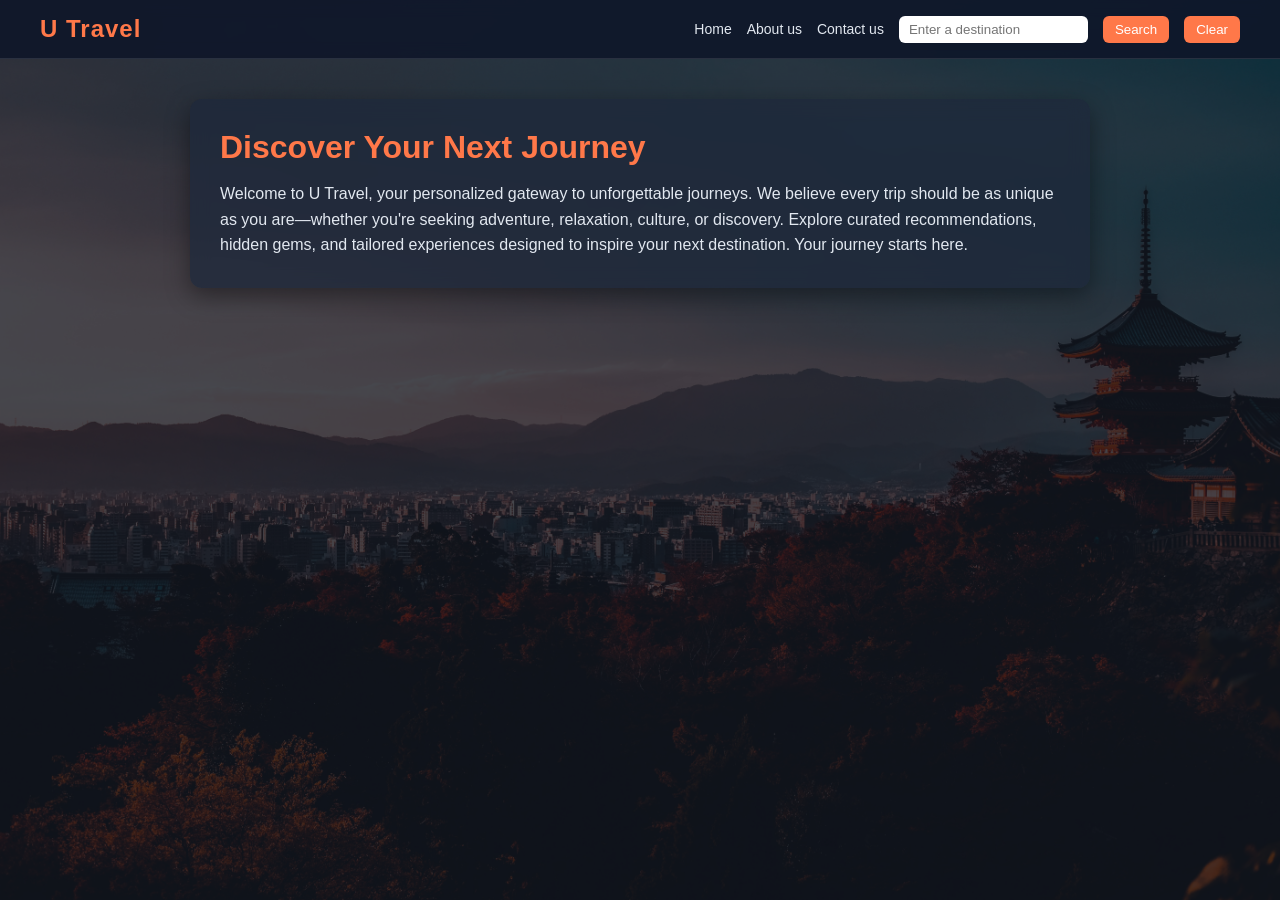
<file: public/index.html>
<!DOCTYPE html>
<html lang='es'>
<head>
    <meta charset='UTF-8'>
    <title>Home</title>
    <link rel='stylesheet' href='./style.css'>
</head>

<body>
    
    <nav>
        <h1>U Travel</h1>
        <ul>
            <li><a href='./index.html' id='home'>Home</a></li>
            <li><a href='./about_us.html' id='about'>About us</a></li>
            <li><a href='./contact_us.html' id='contact'>Contact us</a></li>
            <li><input type='text' id='destinationInput' placeholder='Enter a destination'></li>
            <li><button id='searchButton'>Search</button></li>
            <li><button id='resetButton'>Clear</button></li>
        </ul>
    </nav>

    <div class='container' id='introduction'>
        <h1>Discover Your Next Journey</h1>
        <p>Welcome to U Travel, your personalized gateway to unforgettable journeys. We believe every trip should be as unique as you are—whether you're seeking adventure, relaxation, culture, or discovery. Explore curated recommendations, hidden gems, and tailored experiences designed to inspire your next destination. Your journey starts here.</p>
    </div>

    <div class='container' id='results' hidden>
        <h1>Search Results</h1>
        <div id='searchResults'></div>
    </div>

    <script src='../src/travel_recommendation.js'></script>

</body>
</html>
</file>
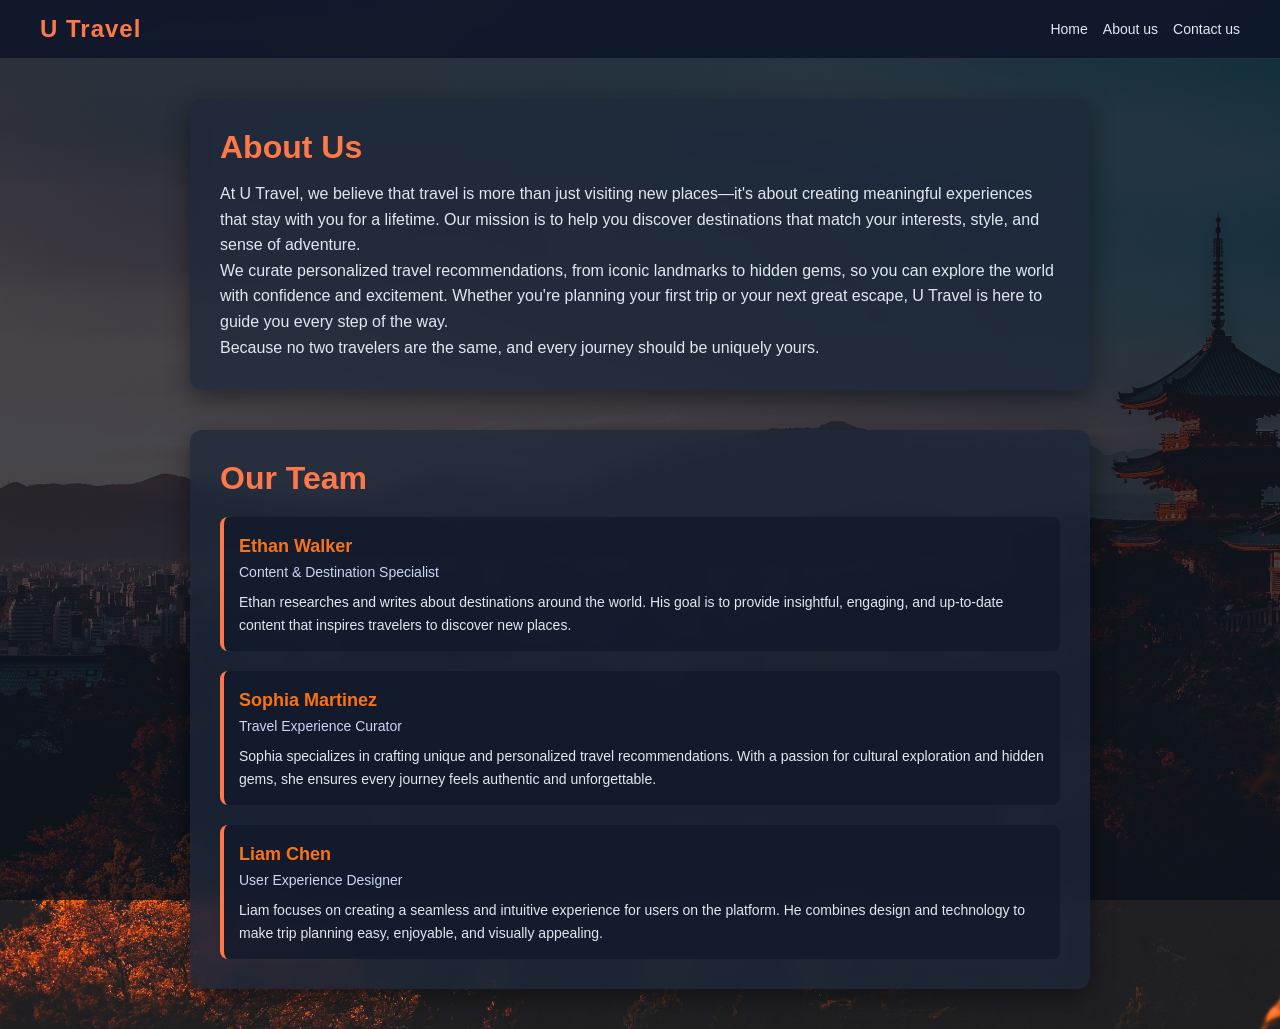
<file: about_us.html>
<!DOCTYPE html>
<html lang='es'>
<head>
    <meta charset='UTF-8'>
    <title>About Us</title>
    <link rel='stylesheet' href='./style.css'>
</head>

<body>
    
    <nav>
        <h1>U Travel</h1>
        <ul>
            <li><a href='./travel_recommendation.html' id='home'>Home</a></li>
            <li><a href='./about_us.html' id='about'>About us</a></li>
            <li><a href='./contact_us.html' id='contact'>Contact us</a></li>
        </ul>
    </nav>

    <div class='container'>
        <h1>About Us</h1>
        <p>
            At U Travel, we believe that travel is more than just visiting new places—it's about creating meaningful experiences that stay with you for a lifetime. Our mission is to help you discover destinations that match your interests, style, and sense of adventure.<br>
            We curate personalized travel recommendations, from iconic landmarks to hidden gems, so you can explore the world with confidence and excitement. Whether you're planning your first trip or your next great escape, U Travel is here to guide you every step of the way.<br>
            Because no two travelers are the same, and every journey should be uniquely yours.
        </p>
    </div>

    <div class='container'>
        <h1>Our Team</h1>
        
        <div class='teammate'>
            <p id='teammateName'>Ethan Walker</p>
            <p id='teammateRole'>Content & Destination Specialist</p>
            <p id='teammateIntro'>Ethan researches and writes about destinations around the world. His goal is to provide insightful, engaging, and up-to-date content that inspires travelers to discover new places.</p>
        </div>

        <div class='teammate'>
            <p id='teammateName'>Sophia Martinez</p>
            <p id='teammateRole'>Travel Experience Curator</p>
            <p id='teammateIntro'>Sophia specializes in crafting unique and personalized travel recommendations. With a passion for cultural exploration and hidden gems, she ensures every journey feels authentic and unforgettable.</p>
        </div>

        <div class='teammate'>
            <p id='teammateName'>Liam Chen</p>
            <p id='teammateRole'>User Experience Designer</p>
            <p id='teammateIntro'>Liam focuses on creating a seamless and intuitive experience for users on the platform. He combines design and technology to make trip planning easy, enjoyable, and visually appealing.</p>
        </div>

    </div>

    <script src='./travel_recommendation.js'></script>

</body>
</html>
</file>
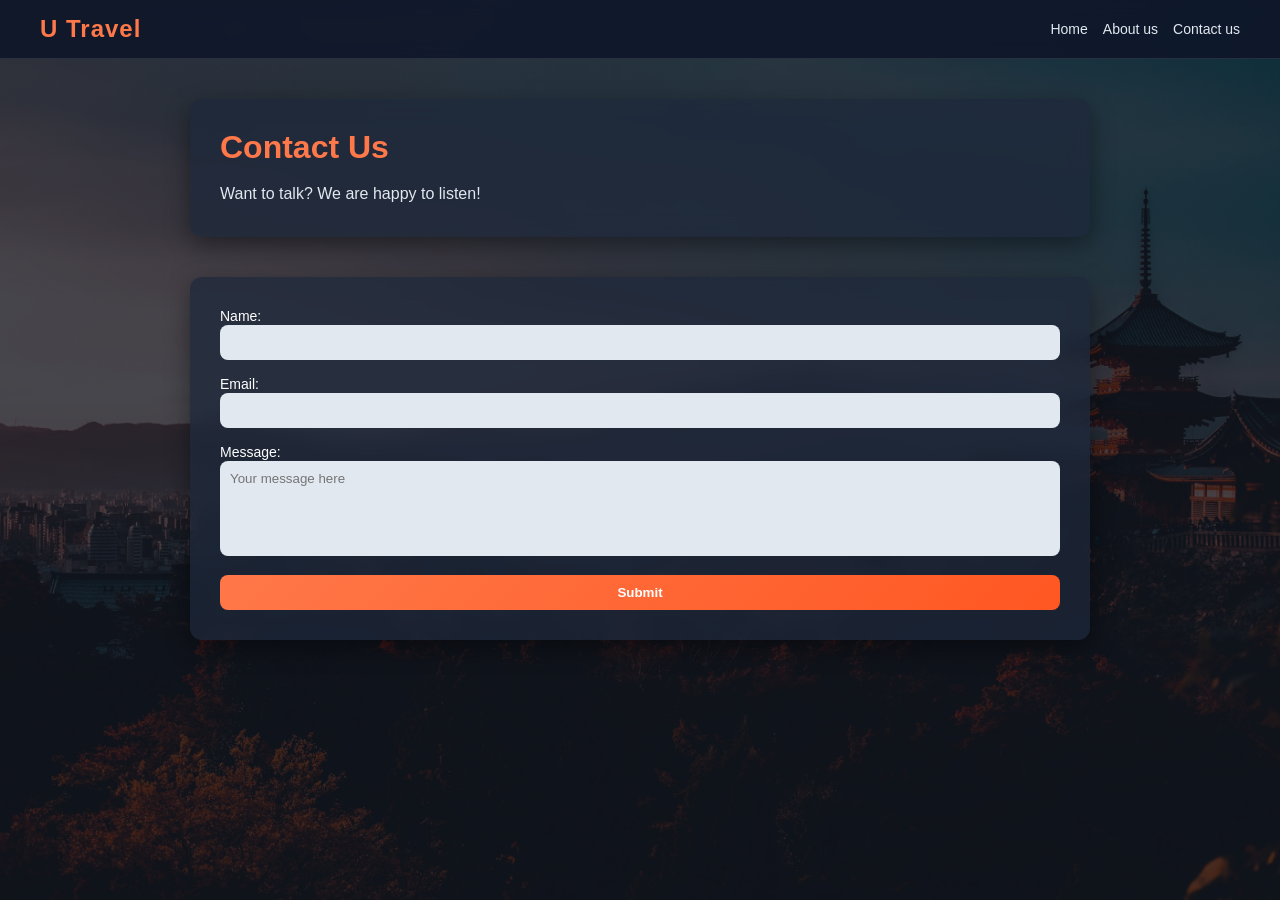
<file: contact_us.html>
<!DOCTYPE html>
<html lang='es'>
<head>
    <meta charset='UTF-8'>
    <title>Contact Us</title>
    <link rel='stylesheet' href='./style.css'>
</head>

<body>
    
    <nav>
        <h1>U Travel</h1>
        <ul>
            <li><a href='./travel_recommendation.html' id='home'>Home</a></li>
            <li><a href='./about_us.html' id='about'>About us</a></li>
            <li><a href='./contact_us.html' id='contact'>Contact us</a></li>
        </ul>
    </nav>

    <div class='container'>
        <h1>Contact Us</h1>
        <p>Want to talk? We are happy to listen!</p>
    </div>

    <div class='container'>
        <div class='contactForm'>

            <div>
                <label for='name'>Name:</label>
                <input type='text' id='name' name='name' required>
            </div>

            <div>
                <label for='email'>Email:</label>
                <input type='email' id='email' name='email' required>
            </div>

            <div>
                <label for='message'>Message:</label>
                <textarea rows='5' id='message' name='message' placeholder='Your message here' required></textarea>
            </div>

            <button type='submit' onclick="submitContact()">Submit</button>

        </div>
    </div>

    <script src='./travel_recommendation.js'></script>

</body>
</html>
</file>
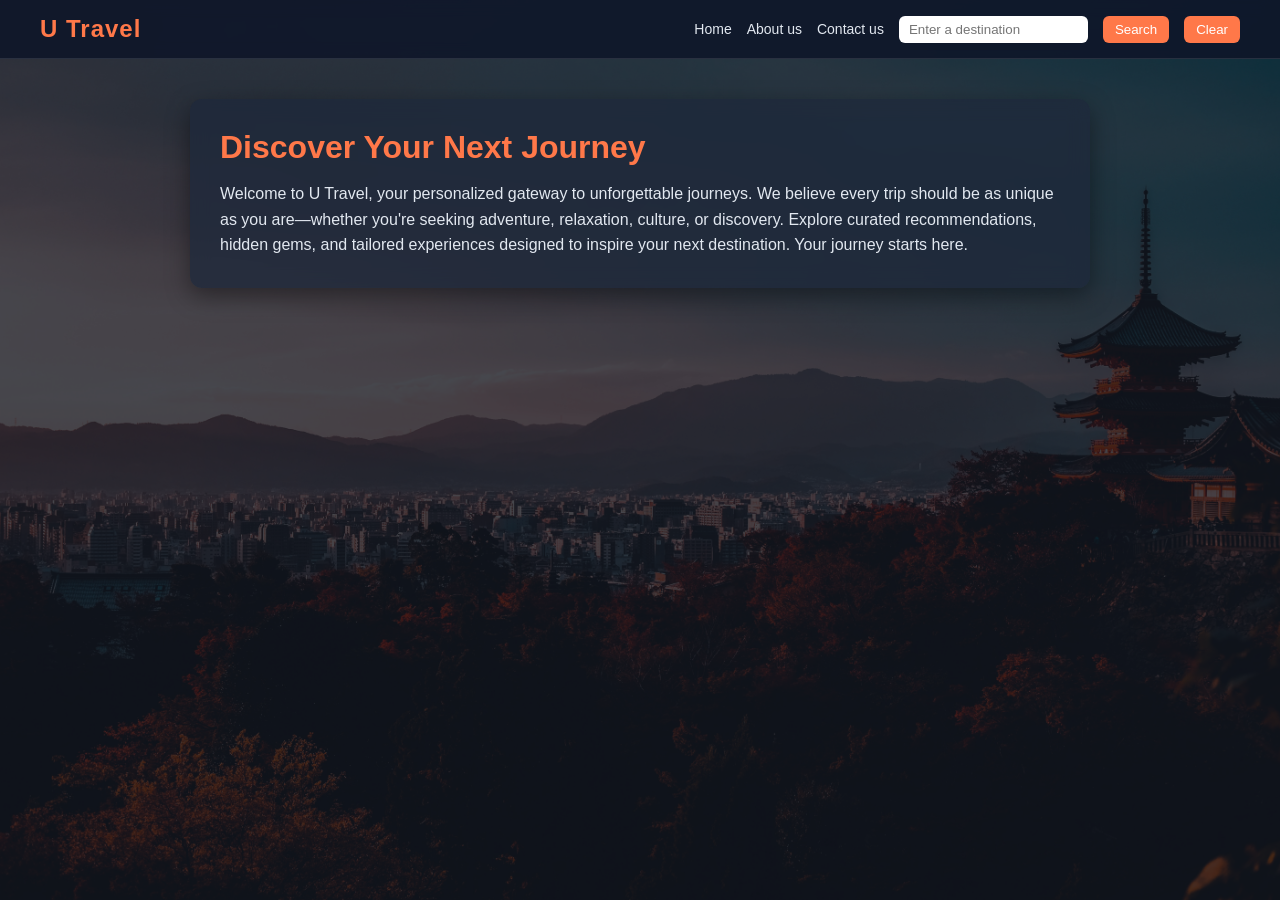
<file: travel_recommendation.html>
<!DOCTYPE html>
<html lang='es'>
<head>
    <meta charset='UTF-8'>
    <title>Home</title>
    <link rel='stylesheet' href='./style.css'>
</head>

<body>
    
    <nav>
        <h1>U Travel</h1>
        <ul>
            <li><a href='./travel_recommendation.html' id='home'>Home</a></li>
            <li><a href='./about_us.html' id='about'>About us</a></li>
            <li><a href='./contact_us.html' id='contact'>Contact us</a></li>
            <li><input type='text' id='destinationInput' placeholder='Enter a destination'></li>
            <li><button id='searchButton'>Search</button></li>
            <li><button id='resetButton'>Clear</button></li>
        </ul>
    </nav>

    <div class='container' id='introduction'>
        <h1>Discover Your Next Journey</h1>
        <p>Welcome to U Travel, your personalized gateway to unforgettable journeys. We believe every trip should be as unique as you are—whether you're seeking adventure, relaxation, culture, or discovery. Explore curated recommendations, hidden gems, and tailored experiences designed to inspire your next destination. Your journey starts here.</p>
    </div>

    <div class='container' id='results' hidden>
        <h1>Search Results</h1>
        <div id='searchResults'></div>
    </div>

    <script src='./travel_recommendation.js'></script>

</body>
</html>
</file>
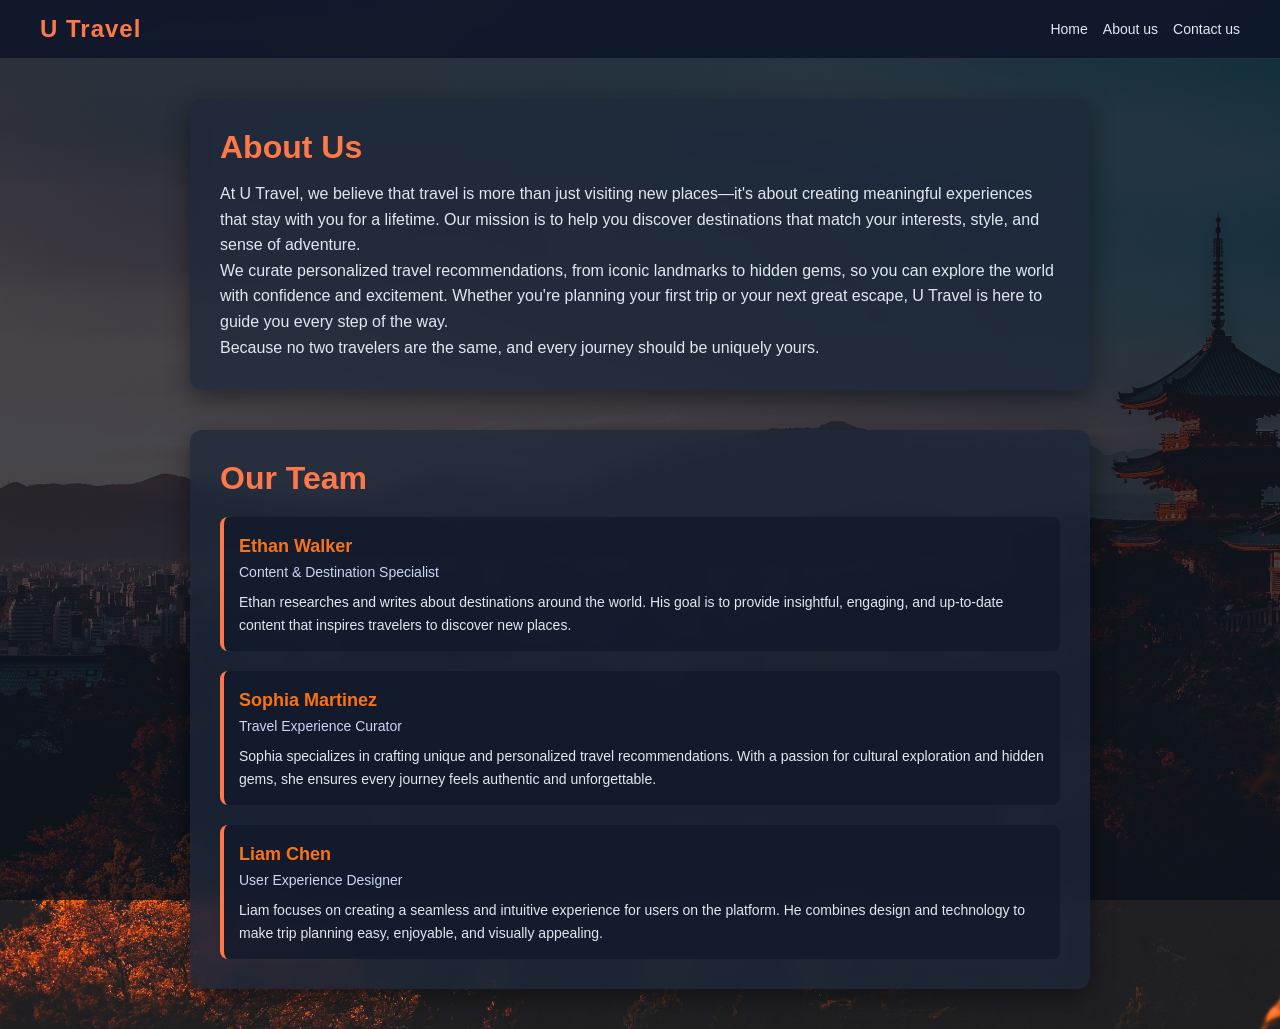
<file: public/about_us.html>
<!DOCTYPE html>
<html lang='es'>
<head>
    <meta charset='UTF-8'>
    <title>About Us</title>
    <link rel='stylesheet' href='./style.css'>
</head>

<body>
    
    <nav>
        <h1>U Travel</h1>
        <ul>
            <li><a href='./index.html' id='home'>Home</a></li>
            <li><a href='./about_us.html' id='about'>About us</a></li>
            <li><a href='./contact_us.html' id='contact'>Contact us</a></li>
        </ul>
    </nav>

    <div class='container'>
        <h1>About Us</h1>
        <p>
            At U Travel, we believe that travel is more than just visiting new places—it's about creating meaningful experiences that stay with you for a lifetime. Our mission is to help you discover destinations that match your interests, style, and sense of adventure.<br>
            We curate personalized travel recommendations, from iconic landmarks to hidden gems, so you can explore the world with confidence and excitement. Whether you're planning your first trip or your next great escape, U Travel is here to guide you every step of the way.<br>
            Because no two travelers are the same, and every journey should be uniquely yours.
        </p>
    </div>

    <div class='container'>
        <h1>Our Team</h1>
        
        <div class='teammate'>
            <p id='teammateName'>Ethan Walker</p>
            <p id='teammateRole'>Content & Destination Specialist</p>
            <p id='teammateIntro'>Ethan researches and writes about destinations around the world. His goal is to provide insightful, engaging, and up-to-date content that inspires travelers to discover new places.</p>
        </div>

        <div class='teammate'>
            <p id='teammateName'>Sophia Martinez</p>
            <p id='teammateRole'>Travel Experience Curator</p>
            <p id='teammateIntro'>Sophia specializes in crafting unique and personalized travel recommendations. With a passion for cultural exploration and hidden gems, she ensures every journey feels authentic and unforgettable.</p>
        </div>

        <div class='teammate'>
            <p id='teammateName'>Liam Chen</p>
            <p id='teammateRole'>User Experience Designer</p>
            <p id='teammateIntro'>Liam focuses on creating a seamless and intuitive experience for users on the platform. He combines design and technology to make trip planning easy, enjoyable, and visually appealing.</p>
        </div>

    </div>

    <script></script>

</body>
</html>
</file>
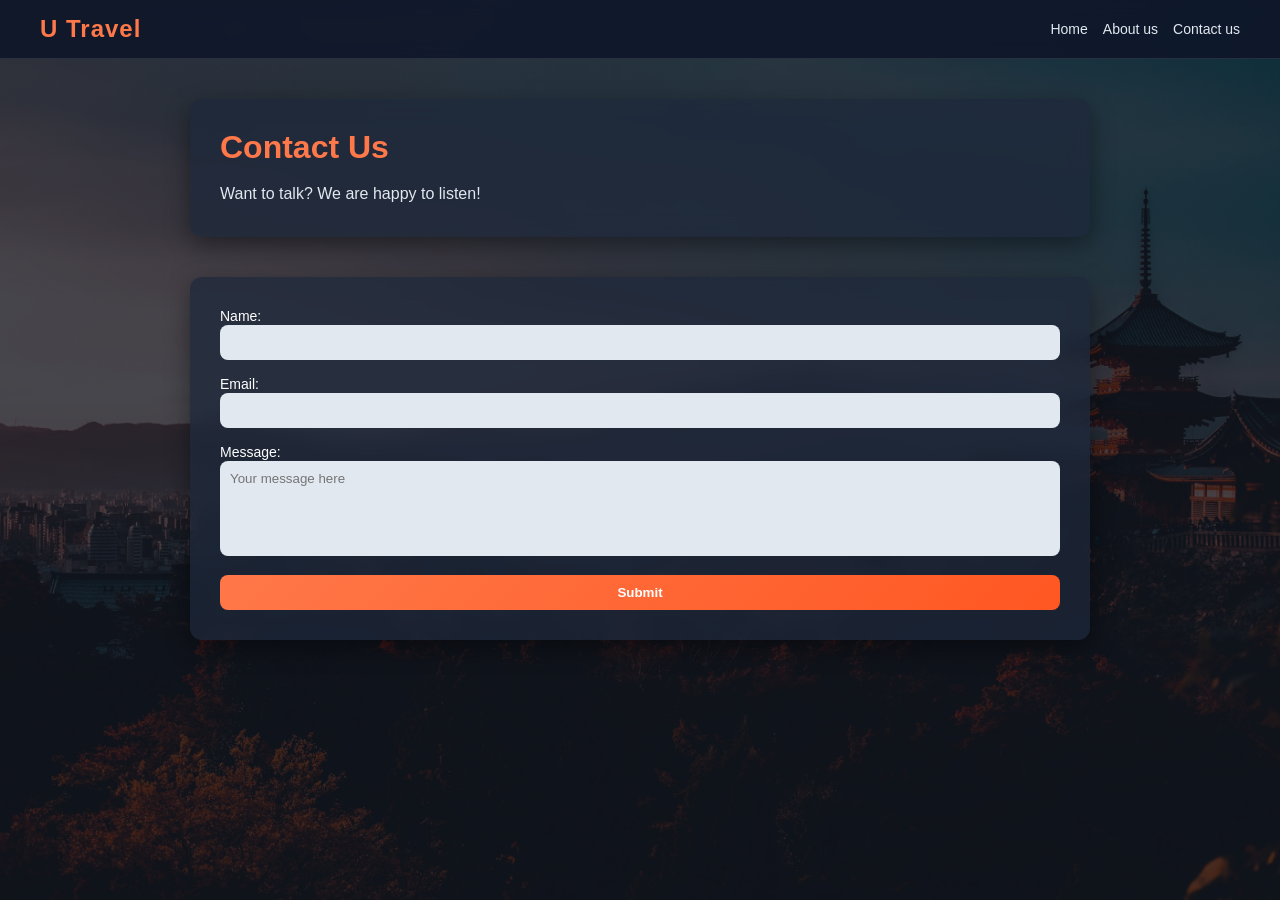
<file: public/contact_us.html>
<!DOCTYPE html>
<html lang='es'>
<head>
    <meta charset='UTF-8'>
    <title>Contact Us</title>
    <link rel='stylesheet' href='./style.css'>
</head>

<body>
    
    <nav>
        <h1>U Travel</h1>
        <ul>
            <li><a href='./index.html' id='home'>Home</a></li>
            <li><a href='./about_us.html' id='about'>About us</a></li>
            <li><a href='./contact_us.html' id='contact'>Contact us</a></li>
        </ul>
    </nav>

    <div class='container'>
        <h1>Contact Us</h1>
        <p>Want to talk? We are happy to listen!</p>
    </div>

    <div class='container'>
        <form class='contactForm' id='contactForm'>

            <div>
                <label for='name'>Name:</label>
                <input type='text' id='name' name='name' required>
            </div>

            <div>
                <label for='email'>Email:</label>
                <input type='email' id='email' name='email' required>
            </div>

            <div>
                <label for='message'>Message:</label>
                <textarea rows='5' id='message' name='message' placeholder='Your message here' required></textarea>
            </div>

            <button type='submit' onclick="submitContact()">Submit</button>

        </form>
    </div>

    <script src='../src/travel_recommendation.js'></script>

</body>
</html>
</file>
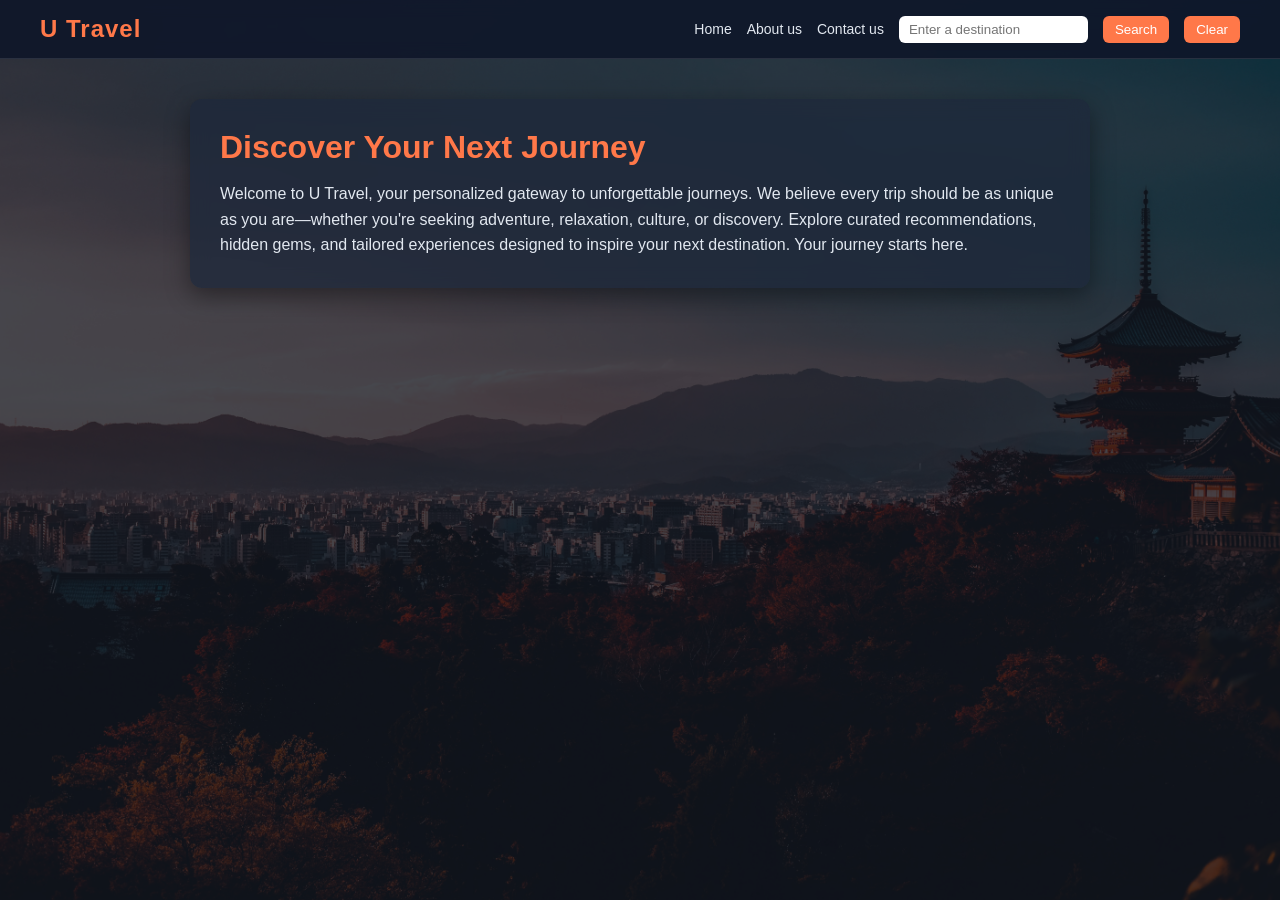
<file: public/travel_recommendation.html>
<!DOCTYPE html>
<html lang='es'>
<head>
    <meta charset='UTF-8'>
    <title>Home</title>
    <link rel='stylesheet' href='./style.css'>
</head>

<body>
    
    <nav>
        <h1>U Travel</h1>
        <ul>
            <li><a href='./travel_recommendation.html' id='home'>Home</a></li>
            <li><a href='./about_us.html' id='about'>About us</a></li>
            <li><a href='./contact_us.html' id='contact'>Contact us</a></li>
            <li><input type='text' id='destinationInput' placeholder='Enter a destination'></li>
            <li><button id='searchButton'>Search</button></li>
            <li><button id='resetButton'>Clear</button></li>
        </ul>
    </nav>

    <div class='container' id='introduction'>
        <h1>Discover Your Next Journey</h1>
        <p>Welcome to U Travel, your personalized gateway to unforgettable journeys. We believe every trip should be as unique as you are—whether you're seeking adventure, relaxation, culture, or discovery. Explore curated recommendations, hidden gems, and tailored experiences designed to inspire your next destination. Your journey starts here.</p>
    </div>

    <div class='container' id='results' hidden>
        <h1>Search Results</h1>
        <div id='searchResults'></div>
    </div>

    <script src='../src/travel_recommendation.js'></script>

</body>
</html>
</file>
<file: public/style.css>
/* RESET */
* {
    margin: 0;
    padding: 0;
    box-sizing: border-box;
    font-family: 'Segoe UI', Tahoma, Geneva, Verdana, sans-serif;
}

/* BACKGROUND GENERAL */
body {
    background-image: url('./media/background.jpg');
    background-repeat: no-repeat;
    background-position: center;
    background-size: cover;
    background-color: #f5f5f5;
    min-height: 100vh;
}

/* OVERLAY PARA MEJOR LEGIBILIDAD */
body::before {
    content: "";
    position: fixed;
    inset: 0;
    background: rgba(10, 15, 25, 0.75);
    z-index: -1;
}

/* NAVBAR */
nav {
    display: flex;
    justify-content: space-between;
    align-items: center;
    padding: 15px 40px;
    background: rgba(15, 23, 42, 0.9);
    backdrop-filter: blur(8px);
    border-bottom: 1px solid rgba(255,255,255,0.1);
}

nav h1 {
    font-size: 24px;
    color: #ff7849;
    letter-spacing: 1px;
}

nav ul {
    list-style: none;
    display: flex;
    align-items: center;
    gap: 15px;
}

nav a {
    text-decoration: none;
    color: #e2e8f0;
    font-size: 14px;
    transition: 0.3s;
}

nav a:hover {
    color: #ff7849;
}

/* INPUTS NAV */
nav input {
    padding: 6px 10px;
    border-radius: 6px;
    border: none;
    outline: none;
}

nav button {
    padding: 6px 12px;
    border: none;
    border-radius: 6px;
    background-color: #ff7849;
    color: white;
    cursor: pointer;
    transition: 0.3s;
}

nav button:hover {
    background-color: #ff5722;
}

/* CONTENEDORES GENERALES */
.container {
    max-width: 900px;
    margin: 40px auto;
    padding: 30px;
    background: rgba(30, 41, 59, 0.75);
    border-radius: 12px;
    backdrop-filter: blur(10px);
    box-shadow: 0 8px 25px rgba(0,0,0,0.4);
    color: white;
}

/* TITULOS */
.container h1 {
    margin-bottom: 15px;
    color: #ff7849;
}

/* TEXTO */
.container p {
    line-height: 1.6;
    color: #e2e8f0;
}

/* TEAM SECTION */
.teammate {
    margin-top: 20px;
    padding: 15px;
    border-left: 4px solid #ff7849;
    background: rgba(15, 23, 42, 0.7);
    border-radius: 8px;
    transition: transform 0.2s ease;
}

.teammate:hover {
    transform: translateY(-5px);
}

/* IDs DE TEAM */
#teammateName {
    font-weight: bold;
    font-size: 18px;
    color: #f97316;
}

#teammateRole {
    font-size: 14px;
    color: #cbd5f5;
    margin-bottom: 8px;
}

#teammateIntro {
    font-size: 14px;
}

/* FORMULARIO */
.contactForm {
    display: flex;
    flex-direction: column;
    gap: 15px;
}

.contactForm label {
    font-size: 14px;
    margin-bottom: 5px;
    color: white;
}

.contactForm input,
.contactForm textarea {
    width: 100%;
    padding: 10px;
    border-radius: 8px;
    border: none;
    outline: none;
    background: #e2e8f0;
    color: black;
    
}

.contactForm textarea {
    resize: none;
}

/* BOTON FORM */
.contactForm button {
    padding: 10px;
    border: none;
    border-radius: 8px;
    background: linear-gradient(135deg, #ff7849, #ff5722);
    color: white;
    cursor: pointer;
    font-weight: bold;
    transition: 0.3s;
}

.contactForm button:hover {
    transform: scale(1.05);
}

/* SEARCH RESULTS CONTAINER */
#searchResults {
    width: 90%;
    max-width: 1000px;
    margin: 30px auto;
    display: grid;
    grid-template-columns: repeat(auto-fit, minmax(250px, 1fr));
    gap: 25px;
    padding: 20px;
    color: white;
}

/* CARD INDIVIDUAL */
.resultCard {
    background: rgba(15, 23, 42, 0.85);
    border-radius: 12px;
    overflow: hidden;
    box-shadow: 0 8px 20px rgba(0,0,0,0.5);
    transition: transform 0.3s ease, box-shadow 0.3s ease;
}

.resultCard:hover {
    transform: translateY(-8px);
    box-shadow: 0 12px 30px rgba(0,0,0,0.7);
}

/* IMAGEN */
.resultCard img {
    width: 100%;
    height: 180px;
    object-fit: cover;
}

/* CONTENIDO */
.resultContent {
    padding: 15px;
}

/* TITULO */
.resultContent h3 {
    color: #ff7849;
    margin-bottom: 8px;
    font-size: 18px;
}

/* DESCRIPCIÓN */
.resultContent p {
    font-size: 14px;
    color: #e2e8f0;
    line-height: 1.5;
}




/* RESPONSIVE */
@media (max-width: 768px) {
    nav {
        flex-direction: column;
        gap: 10px;
    }

    nav ul {
        flex-wrap: wrap;
        justify-content: center;
    }

    .container {
        margin: 20px;
        padding: 20px;
    }
}
</file>
<file: style.css>
/* RESET */
* {
    margin: 0;
    padding: 0;
    box-sizing: border-box;
    font-family: 'Segoe UI', Tahoma, Geneva, Verdana, sans-serif;
}

/* BACKGROUND GENERAL */
body {
    background-image: url('./media/background.jpg');
    background-repeat: no-repeat;
    background-position: center;
    background-size: cover;
    background-color: #f5f5f5;
    min-height: 100vh;
}

/* OVERLAY PARA MEJOR LEGIBILIDAD */
body::before {
    content: "";
    position: fixed;
    inset: 0;
    background: rgba(10, 15, 25, 0.75);
    z-index: -1;
}

/* NAVBAR */
nav {
    display: flex;
    justify-content: space-between;
    align-items: center;
    padding: 15px 40px;
    background: rgba(15, 23, 42, 0.9);
    backdrop-filter: blur(8px);
    border-bottom: 1px solid rgba(255,255,255,0.1);
}

nav h1 {
    font-size: 24px;
    color: #ff7849;
    letter-spacing: 1px;
}

nav ul {
    list-style: none;
    display: flex;
    align-items: center;
    gap: 15px;
}

nav a {
    text-decoration: none;
    color: #e2e8f0;
    font-size: 14px;
    transition: 0.3s;
}

nav a:hover {
    color: #ff7849;
}

/* INPUTS NAV */
nav input {
    padding: 6px 10px;
    border-radius: 6px;
    border: none;
    outline: none;
}

nav button {
    padding: 6px 12px;
    border: none;
    border-radius: 6px;
    background-color: #ff7849;
    color: white;
    cursor: pointer;
    transition: 0.3s;
}

nav button:hover {
    background-color: #ff5722;
}

/* CONTENEDORES GENERALES */
.container {
    max-width: 900px;
    margin: 40px auto;
    padding: 30px;
    background: rgba(30, 41, 59, 0.75);
    border-radius: 12px;
    backdrop-filter: blur(10px);
    box-shadow: 0 8px 25px rgba(0,0,0,0.4);
    color: white;
}

/* TITULOS */
.container h1 {
    margin-bottom: 15px;
    color: #ff7849;
}

/* TEXTO */
.container p {
    line-height: 1.6;
    color: #e2e8f0;
}

/* TEAM SECTION */
.teammate {
    margin-top: 20px;
    padding: 15px;
    border-left: 4px solid #ff7849;
    background: rgba(15, 23, 42, 0.7);
    border-radius: 8px;
    transition: transform 0.2s ease;
}

.teammate:hover {
    transform: translateY(-5px);
}

/* IDs DE TEAM */
#teammateName {
    font-weight: bold;
    font-size: 18px;
    color: #f97316;
}

#teammateRole {
    font-size: 14px;
    color: #cbd5f5;
    margin-bottom: 8px;
}

#teammateIntro {
    font-size: 14px;
}

/* FORMULARIO */
.contactForm {
    display: flex;
    flex-direction: column;
    gap: 15px;
}

.contactForm label {
    font-size: 14px;
    margin-bottom: 5px;
    color: white;
}

.contactForm input,
.contactForm textarea {
    width: 100%;
    padding: 10px;
    border-radius: 8px;
    border: none;
    outline: none;
    background: #e2e8f0;
    color: white;
}

.contactForm textarea {
    resize: none;
}

/* BOTON FORM */
.contactForm button {
    padding: 10px;
    border: none;
    border-radius: 8px;
    background: linear-gradient(135deg, #ff7849, #ff5722);
    color: white;
    cursor: pointer;
    font-weight: bold;
    transition: 0.3s;
}

.contactForm button:hover {
    transform: scale(1.05);
}

/* SEARCH RESULTS CONTAINER */
#searchResults {
    width: 90%;
    max-width: 1000px;
    margin: 30px auto;
    display: grid;
    grid-template-columns: repeat(auto-fit, minmax(250px, 1fr));
    gap: 25px;
    padding: 20px;
    color: white;
}

/* CARD INDIVIDUAL */
.resultCard {
    background: rgba(15, 23, 42, 0.85);
    border-radius: 12px;
    overflow: hidden;
    box-shadow: 0 8px 20px rgba(0,0,0,0.5);
    transition: transform 0.3s ease, box-shadow 0.3s ease;
}

.resultCard:hover {
    transform: translateY(-8px);
    box-shadow: 0 12px 30px rgba(0,0,0,0.7);
}

/* IMAGEN */
.resultCard img {
    width: 100%;
    height: 180px;
    object-fit: cover;
}

/* CONTENIDO */
.resultContent {
    padding: 15px;
}

/* TITULO */
.resultContent h3 {
    color: #ff7849;
    margin-bottom: 8px;
    font-size: 18px;
}

/* DESCRIPCIÓN */
.resultContent p {
    font-size: 14px;
    color: #e2e8f0;
    line-height: 1.5;
}




/* RESPONSIVE */
@media (max-width: 768px) {
    nav {
        flex-direction: column;
        gap: 10px;
    }

    nav ul {
        flex-wrap: wrap;
        justify-content: center;
    }

    .container {
        margin: 20px;
        padding: 20px;
    }
}
</file>
